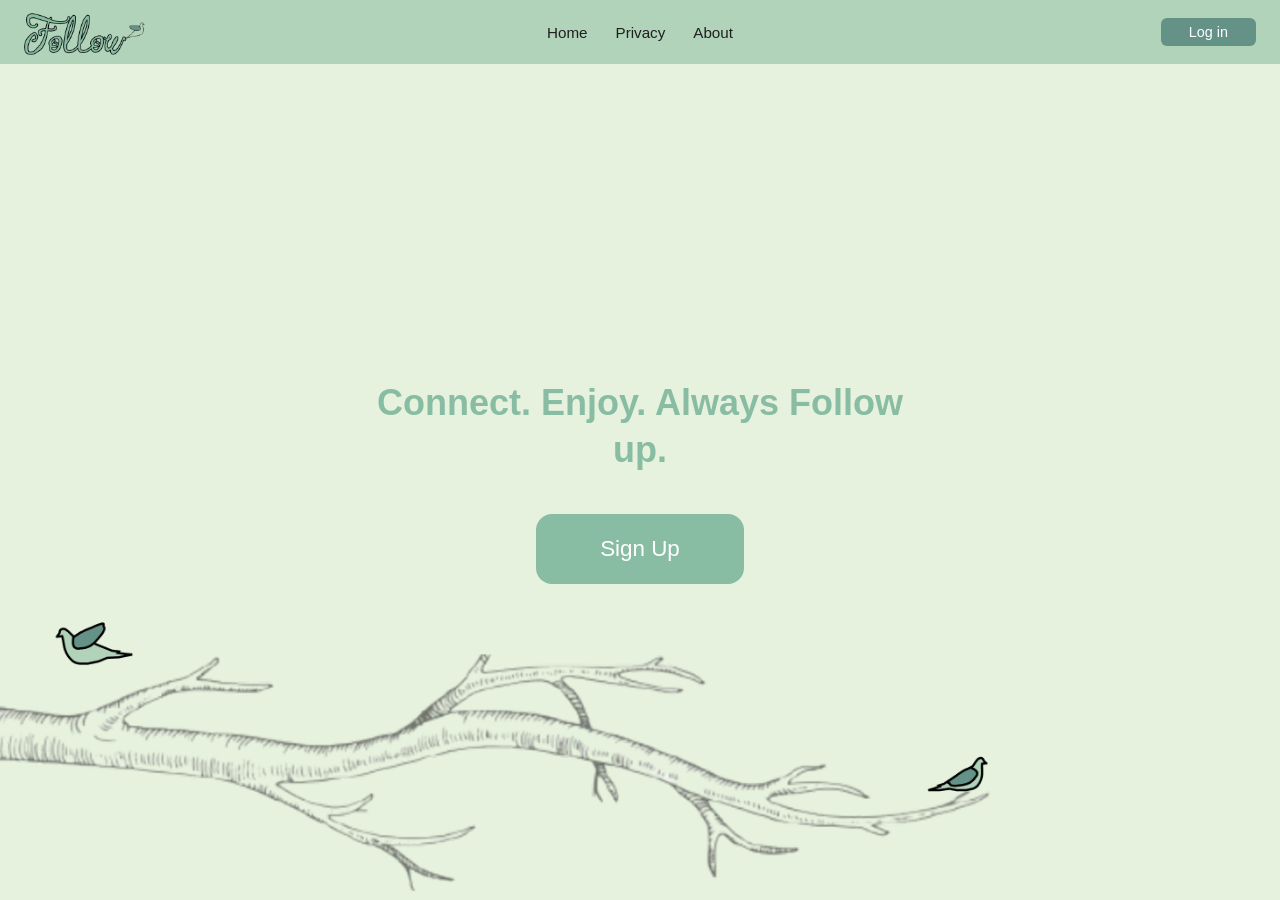
<file: frontend/index.html>
<!DOCTYPE html>
<html lang="en">
<head>
  <meta charset="UTF-8">
  <title>Contacts – Follow</title>
  <!-- This line is what connects the page to main.css.
       Without it, everything below would render as plain
       black-on-white unstyled text. -->
  <link rel="stylesheet" href="style.css">
</head>
<body>

  <!-- ===== HEADER: logo, nav links, logged-in user badge ===== -->
  <header class="site-header">
    <img class="logo" src="WebsiteLogo.png" alt="Company logo">
    <nav class="main-nav">
        <a href="index.html">Home</a>
        <a href="privacy.html">Privacy</a>
        <a href="about.html">About</a>
    </nav>
    <a class="login-btn" href="logIn.html">Log in</a>
  </header>

  <!-- ===== Hero section ===== -->

    <section class = "hero">
        <div class="hero-title">
            <h2> Connect. Enjoy. Always Follow up. </h2>
        </div>

        <a class="green-btn signup-btn" href="signUp.html">Sign Up</a>

        <div class="tree-branch">
            <img src="Group 1.png" alt="">
        </div>

</section>
</body>
</html>
</file>
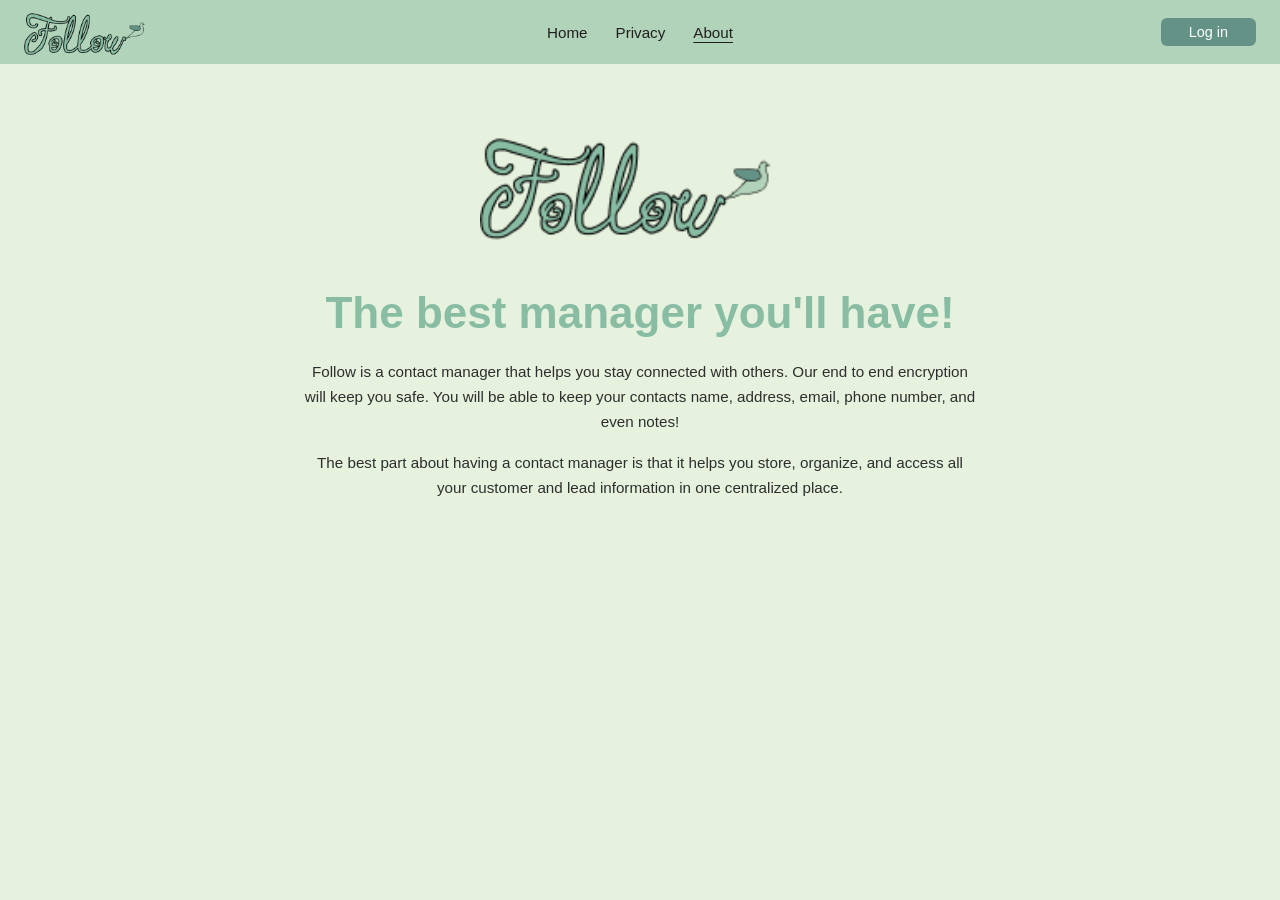
<file: frontend/about.html>
<!DOCTYPE html>
<html lang="en">
<head>
  <meta charset="UTF-8">
  <meta name="viewport" content="width=device-width, initial-scale=1">
  <title>About – Follow</title>
  <link rel="stylesheet" href="style.css">
</head>
<body>

  <header class="site-header">
    <img class="logo" src="WebsiteLogo.png" alt="Follow">
    <nav class="main-nav">
      <a href="index.html">Home</a>
      <a href="privacy.html">Privacy</a>
      <a href="about.html" aria-current="page">About</a>
    </nav>
    <a class="login-btn" href="logIn.html">Log in</a>
  </header>

  <main class="info-page">
    <img class="info-logo" src="WebsiteLogo.png" alt="Follow logo">

    <h3>The best manager you'll have!</h3>
    <p>
      Follow is a contact manager that helps you stay connected with others.
      Our end to end encryption will keep you safe. You will be able to keep your
      contacts name, address, email, phone number, and even notes!
    </p>
    <p>
      The best part about having a contact manager is that it helps you store,
      organize, and access all your customer and lead information in one centralized place.
    </p>
  </main>

</body>
</html>
</file>
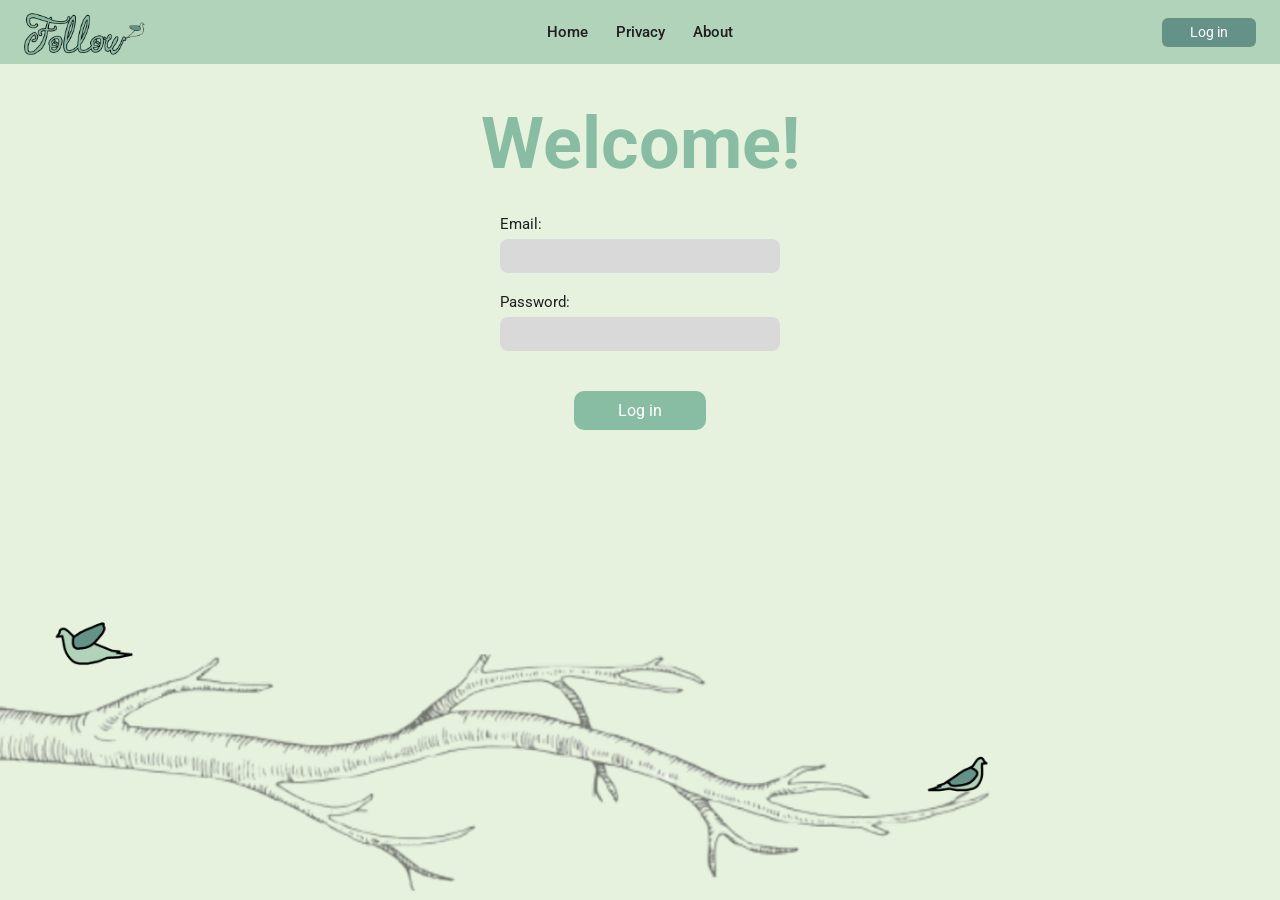
<file: frontend/contactsmain.html>
<!DOCTYPE html>
<html lang="en">
<head>
  <meta charset="UTF-8">
  <meta name="viewport" content="width=device-width, initial-scale=1">
  <title>Contacts – Follow</title>
  <link rel="stylesheet" href="style.css">
</head>
<body>

  <header class="site-header">
    <img class="logo" src="WebsiteLogo.png" alt="Company logo">
    <nav class="main-nav">
      <a href="contactsmain.html">Home</a>
      <a href="privacy.html">Privacy</a>
      <a href="about.html">About</a>
    </nav>
    <div class="header-actions">
      <span class="user-badge" id="user-name">Account</span>
      <a class="login-btn" href="#" onclick="logout(); return false;">Log out</a>
    </div>
  </header>

  <div class="page-body">
    <aside class="sidebar">
      <a class="sidebar-btn" href="create-contact.html">Create Contact</a>
      <a class="sidebar-btn" href="contactsmain.html">All Contacts</a>
      <a class="sidebar-btn" href="trashpage.html">Trash</a>
    </aside>

    <main class="content">
      <input class="search-bar" type="text" id="contact-search" placeholder="Search contacts...">
      <p id="list-message" class="empty-state" style="display:none; padding: 0 0 12px;" role="status"></p>

      <div class="contact-list" id="contact-list">
        <p class="empty-state" id="empty-state">
          You don't have any contacts yet. Click "Create Contact" to add one.
        </p>
      </div>

      <template id="contact-row-template">
        <a class="contact-row" href="userprofile.html">
          <div class="avatar"></div>
          <div>
            <div class="contact-name"></div>
            <div class="contact-phone"></div>
          </div>
        </a>
      </template>
    </main>
  </div>

  <script src="api.js"></script>
  <script>
    const listEl = document.getElementById('contact-list');
    const emptyEl = document.getElementById('empty-state');
    const template = document.getElementById('contact-row-template');
    const messageEl = document.getElementById('list-message');
    let searchTimer = null;

    function renderContacts(contacts) {
      listEl.querySelectorAll('.contact-row').forEach(function (row) {
        row.remove();
      });

      if (!contacts || contacts.length === 0) {
        emptyEl.style.display = 'block';
        emptyEl.textContent = document.getElementById('contact-search').value.trim()
          ? 'No contacts match your search.'
          : 'You don\'t have any contacts yet. Click "Create Contact" to add one.';
        return;
      }

      emptyEl.style.display = 'none';

      contacts.forEach(function (contact) {
        const node = template.content.cloneNode(true);
        const row = node.querySelector('.contact-row');
        const avatar = node.querySelector('.avatar');
        const nameEl = node.querySelector('.contact-name');
        const phoneEl = node.querySelector('.contact-phone');

        row.href = 'userprofile.html?id=' + encodeURIComponent(contact.id);
        avatar.textContent = initials(contact.first_name, contact.last_name);
        nameEl.textContent = (contact.first_name + ' ' + contact.last_name).trim();
        phoneEl.textContent = contact.phone || '';

        listEl.appendChild(node);
      });
    }

    async function loadAllContacts() {
      messageEl.style.display = 'none';
      try {
        const data = await apiPost('/list.php', {});
        if (data.status !== 'success') {
          if (isAuthError(data)) {
            requireLoginRedirect();
            return;
          }
          messageEl.style.display = 'block';
          showMessage(messageEl, data.message || 'Failed to load contacts', true);
          return;
        }
        renderContacts(data.contacts || []);
      } catch (err) {
        messageEl.style.display = 'block';
        showMessage(messageEl, err.message || 'Network error', true);
      }
    }

    async function searchContacts(term) {
      messageEl.style.display = 'none';
      try {
        const data = await apiGet('/search.php?q=' + encodeURIComponent(term));
        if (data.status !== 'success') {
          if (isAuthError(data)) {
            requireLoginRedirect();
            return;
          }
          messageEl.style.display = 'block';
          showMessage(messageEl, data.message || 'Search failed', true);
          return;
        }
        renderContacts(data.contacts || []);
      } catch (err) {
        messageEl.style.display = 'block';
        showMessage(messageEl, err.message || 'Network error', true);
      }
    }

    document.getElementById('contact-search').addEventListener('input', function (e) {
      const term = e.target.value.trim();
      clearTimeout(searchTimer);

      if (term === '') {
        loadAllContacts();
        return;
      }

      searchTimer = setTimeout(function () {
        searchContacts(term);
      }, 250);
    });

    if (requireAuth()) {
      setUserBadge();
      loadAllContacts();
    }
  </script>
</body>
</html>
</file>
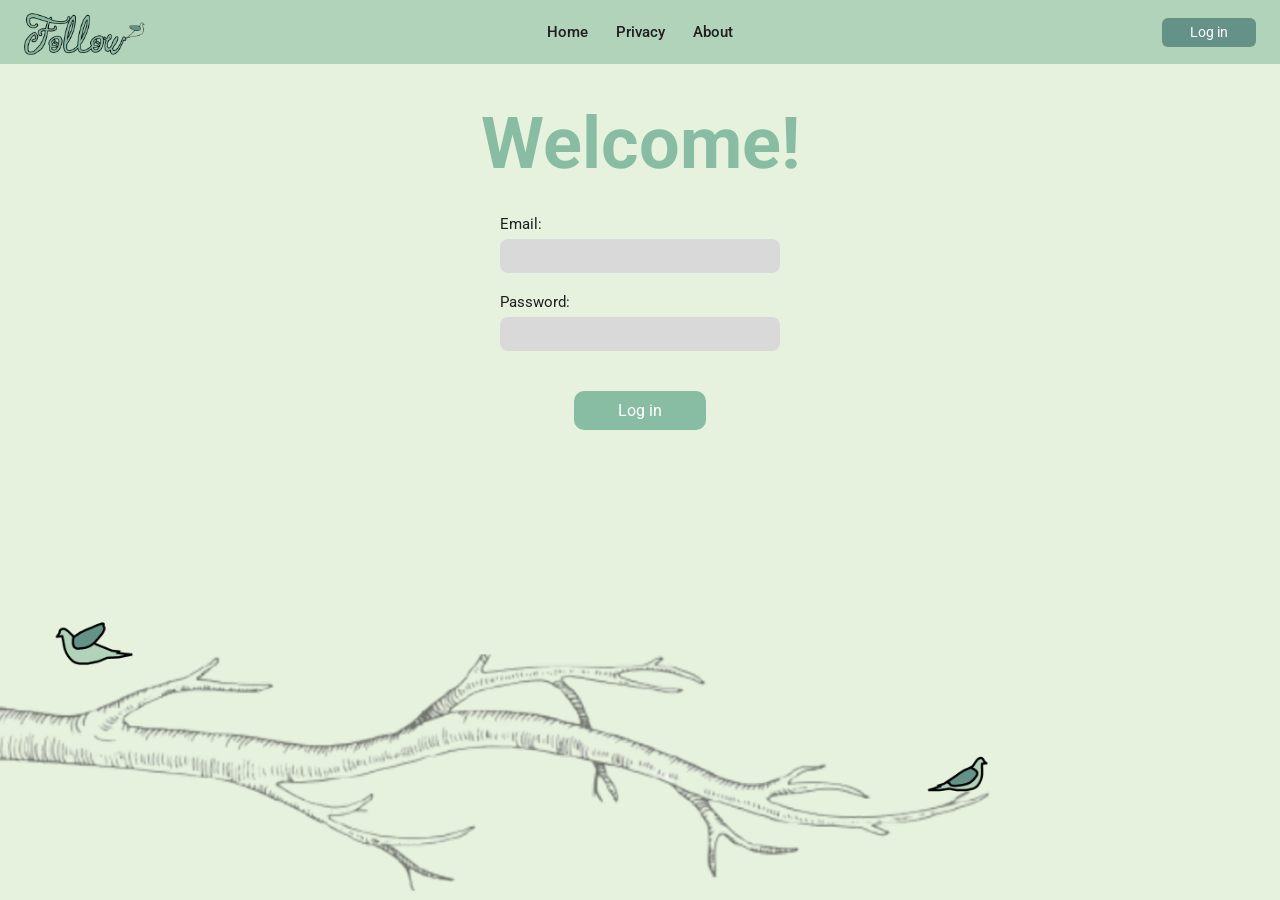
<file: frontend/create-contact.html>
<!DOCTYPE html>
<html lang="en">
<head>
  <meta charset="UTF-8">
  <meta name="viewport" content="width=device-width, initial-scale=1">
  <title>Create Contact – Follow</title>
  <link rel="stylesheet" href="style.css">
</head>
<body>

  <header class="site-header">
    <img class="logo" src="WebsiteLogo.png" alt="Company logo">
    <nav class="main-nav">
      <a href="contactsmain.html">Home</a>
      <a href="privacy.html">Privacy</a>
      <a href="about.html">About</a>
    </nav>
    <div class="header-actions">
      <span class="user-badge" id="user-name">Account</span>
      <a class="login-btn" href="#" onclick="logout(); return false;">Log out</a>
    </div>
  </header>

  <div class="page-body">
    <aside class="sidebar">
      <a class="sidebar-btn" href="create-contact.html">Create Contact</a>
      <a class="sidebar-btn" href="contactsmain.html">All Contacts</a>
      <a class="sidebar-btn" href="trashpage.html">Trash</a>
    </aside>

    <main class="content">
      <form id="create-form">
        <div class="form-toolbar">
          <button type="button" class="pill-btn" onclick="window.location.href='contactsmain.html'">Back</button>
          <button type="submit" class="pill-btn">Save</button>
        </div>

        <div class="avatar" id="new-contact-avatar" style="margin-bottom: 20px;"></div>

        <label for="first-name" class="visually-hidden">First name</label>
        <input class="text-input" type="text" id="first-name" name="first-name" placeholder="Enter First Name" required>

        <label for="last-name" class="visually-hidden">Last name</label>
        <input class="text-input" type="text" id="last-name" name="last-name" placeholder="Enter Last Name" required>

        <label for="phone" class="visually-hidden">Phone number</label>
        <input class="text-input" type="tel" id="phone" name="phone" placeholder="Enter Phone Number">

        <label for="email" class="visually-hidden">Email</label>
        <input class="text-input" type="email" id="email" name="email" placeholder="Enter Email">

        <p id="form-message" class="empty-state" style="padding: 8px 0;" role="status"></p>
      </form>
    </main>
  </div>

  <script src="api.js"></script>
  <script>
    if (!requireAuth()) {
      // Redirecting to login
    } else {
      setUserBadge();
    }

    const firstNameEl = document.getElementById('first-name');
    const lastNameEl = document.getElementById('last-name');
    const avatarEl = document.getElementById('new-contact-avatar');

    function updateAvatar() {
      avatarEl.textContent = initials(firstNameEl.value, lastNameEl.value);
    }

    firstNameEl.addEventListener('input', updateAvatar);
    lastNameEl.addEventListener('input', updateAvatar);

    document.getElementById('create-form').addEventListener('submit', async function (e) {
      e.preventDefault();
      if (!requireAuth()) return;

      const messageEl = document.getElementById('form-message');

      const body = {
        first_name: firstNameEl.value.trim(),
        last_name: lastNameEl.value.trim(),
        phone: document.getElementById('phone').value.trim(),
        email: document.getElementById('email').value.trim()
      };

      showMessage(messageEl, 'Saving…', false);

      try {
        const data = await apiPost('/add.php', body);
        if (data.status !== 'success') {
          if (isAuthError(data)) {
            requireLoginRedirect();
            return;
          }
          showMessage(messageEl, data.message || 'Failed to add contact', true);
          return;
        }

        window.location.href = 'contactsmain.html';
      } catch (err) {
        showMessage(messageEl, err.message || 'Network error', true);
      }
    });
  </script>
</body>
</html>
</file>
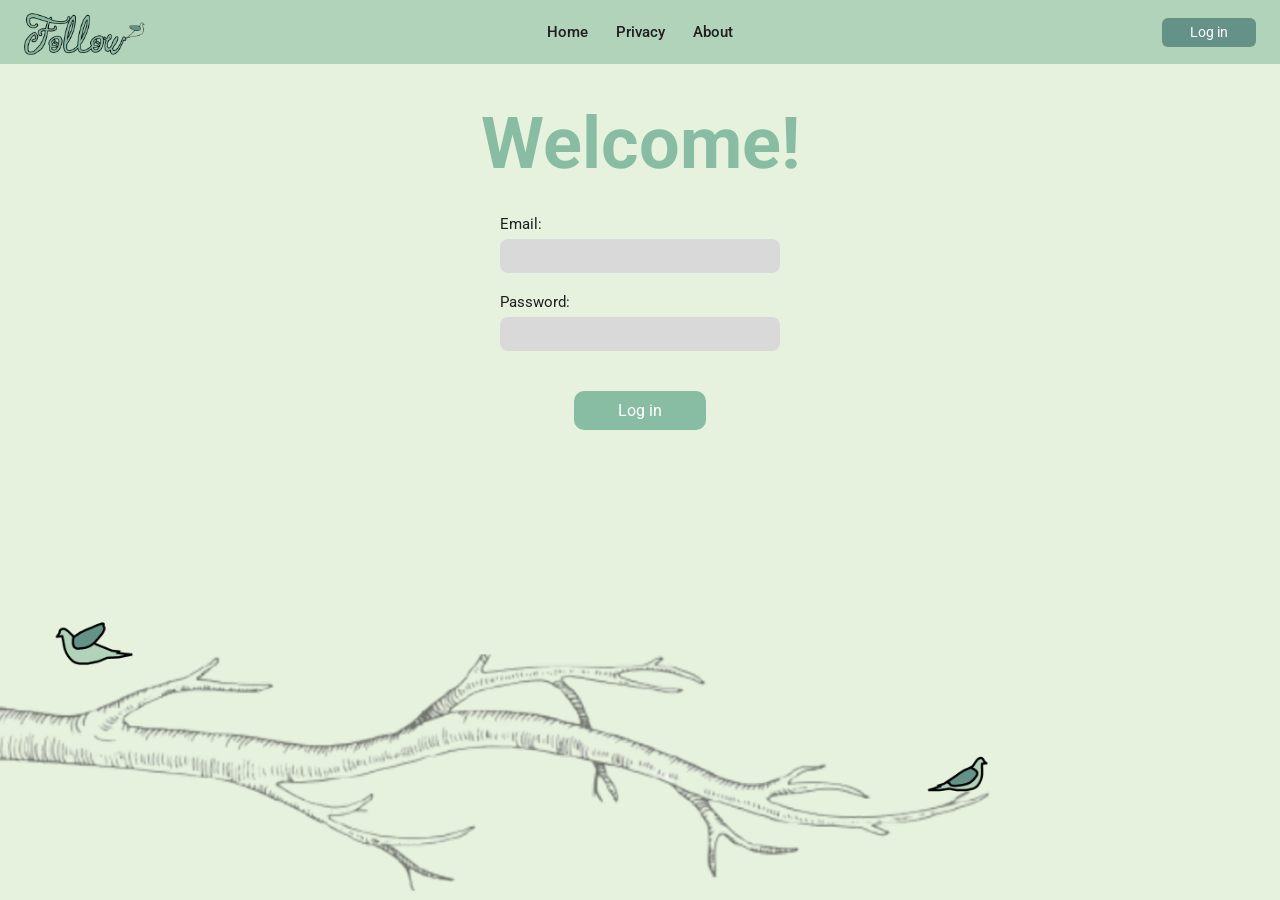
<file: frontend/logIn.html>
<!DOCTYPE html>
<html lang="en">
<head>
  <meta charset="UTF-8">
  <meta name="viewport" content="width=device-width, initial-scale=1">
  <link rel="preconnect" href="https://fonts.googleapis.com">
  <link rel="preconnect" href="https://fonts.gstatic.com" crossorigin>
  <link href="https://fonts.googleapis.com/css2?family=Roboto:wght@400;500;700&display=swap" rel="stylesheet">
  <link rel="stylesheet" href="style.css">
  <title>Log in – Follow</title>
</head>
<body>

  <header class="site-header">
    <img class="logo" src="WebsiteLogo.png" alt="Follow">
    <nav class="main-nav">
      <a href="index.html">Home</a>
      <a href="privacy.html">Privacy</a>
      <a href="about.html">About</a>
    </nav>
    <a class="login-btn" href="logIn.html">Log in</a>
  </header>

  <main class="auth-page">
    <h1 class="auth-title">Welcome!</h1>

    <form class="auth-form" id="login-form">
      <div class="form-field">
        <label for="email">Email:</label>
        <input type="email" id="email" name="email" autocomplete="email" required>
      </div>

      <div class="form-field">
        <label for="password">Password:</label>
        <input type="password" id="password" name="password" autocomplete="current-password" required>
      </div>

      <p id="form-message" class="requirements" role="status"></p>
      <button type="submit" class="green-btn auth-btn">Log in</button>
    </form>

    <div class="tree-branch">
      <img src="Group 1.png" alt="">
    </div>
  </main>

  <script src="api.js"></script>
  <script>
    document.getElementById('login-form').addEventListener('submit', async function (e) {
      e.preventDefault();
      const messageEl = document.getElementById('form-message');
      const email = document.getElementById('email').value.trim();
      const password = document.getElementById('password').value;

      showMessage(messageEl, 'Logging in…', false);

      try {
        const data = await apiPost('/login.php', { email, password });
        if (data.status !== 'success') {
          showMessage(messageEl, data.message || 'Login failed', true);
          return;
        }

        if (!data.token) {
          showMessage(messageEl, 'Login succeeded but no API token was returned. Deploy may be incomplete.', true);
          return;
        }

        setAuth(data.user_id, data.token, email);
        window.location.href = 'contactsmain.html';
      } catch (err) {
        showMessage(messageEl, err.message || 'Network error', true);
      }
    });
  </script>
</body>
</html>
</file>
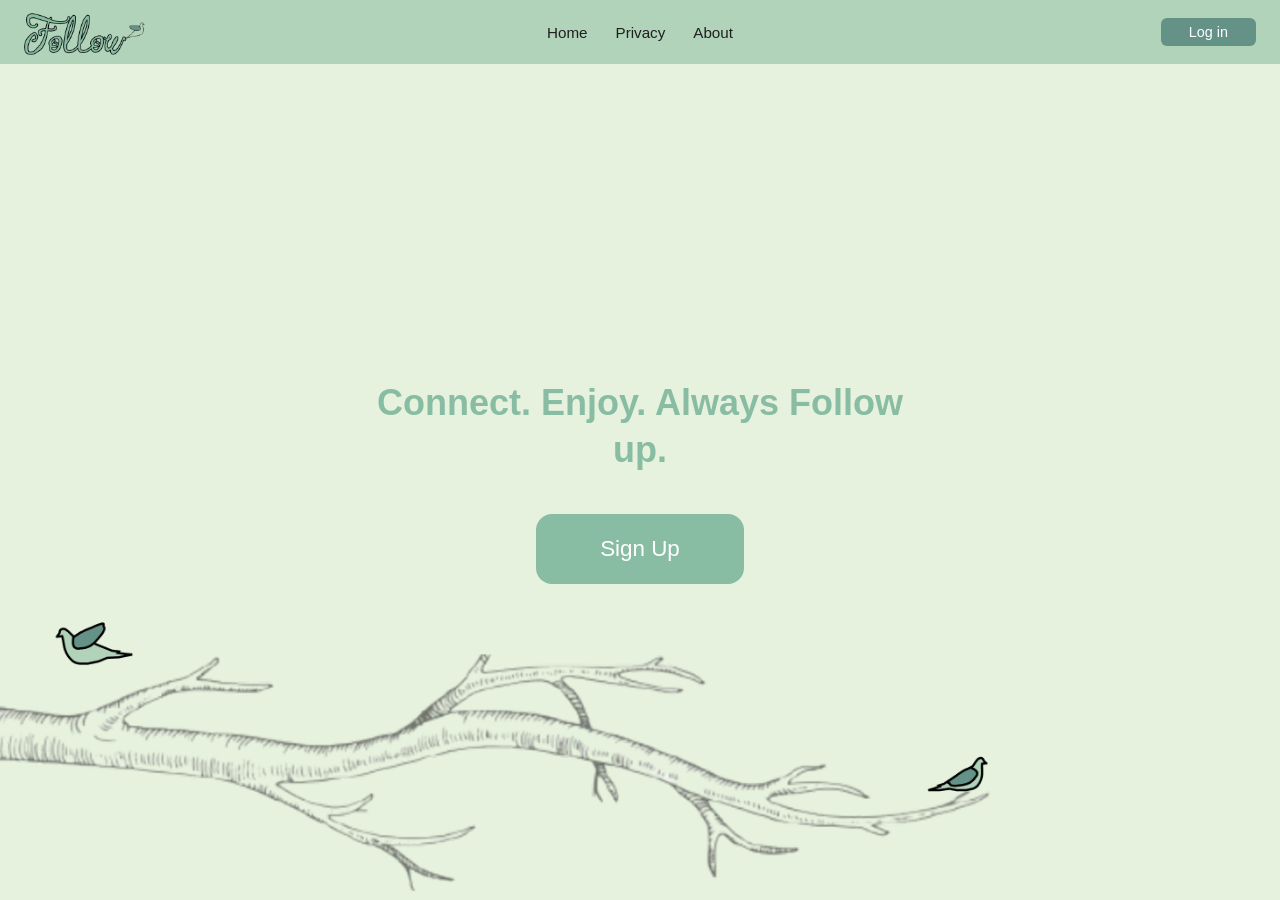
<file: frontend/main.html>
<!DOCTYPE html>
<html lang="en">
<head>
  <meta charset="UTF-8">
  <title>Contacts – Follow</title>
  <!-- This line is what connects the page to main.css.
       Without it, everything below would render as plain
       black-on-white unstyled text. -->
  <link rel="stylesheet" href="style.css">
</head>
<body>

  <!-- ===== HEADER: logo, nav links, logged-in user badge ===== -->
  <header class="site-header">
    <img class="logo" src="WebsiteLogo.png" alt="Company logo">
    <nav class="main-nav">
        <a href="main.html">Home</a>
        <a href="privacy.html">Privacy</a>
        <a href="about.html">About</a>
    </nav>
    <a class="login-btn" href="logIn.html">Log in</a>
  </header>

  <!-- ===== Hero section ===== -->

    <section class = "hero">
        <div class="hero-title">
            <h2> Connect. Enjoy. Always Follow up. </h2>
        </div>

        <a class="green-btn signup-btn" href="signUp.html">Sign Up</a>

        <div class="tree-branch">
            <img src="Group 1.png" alt="">
        </div>

</section>
</body>
</html>
</file>
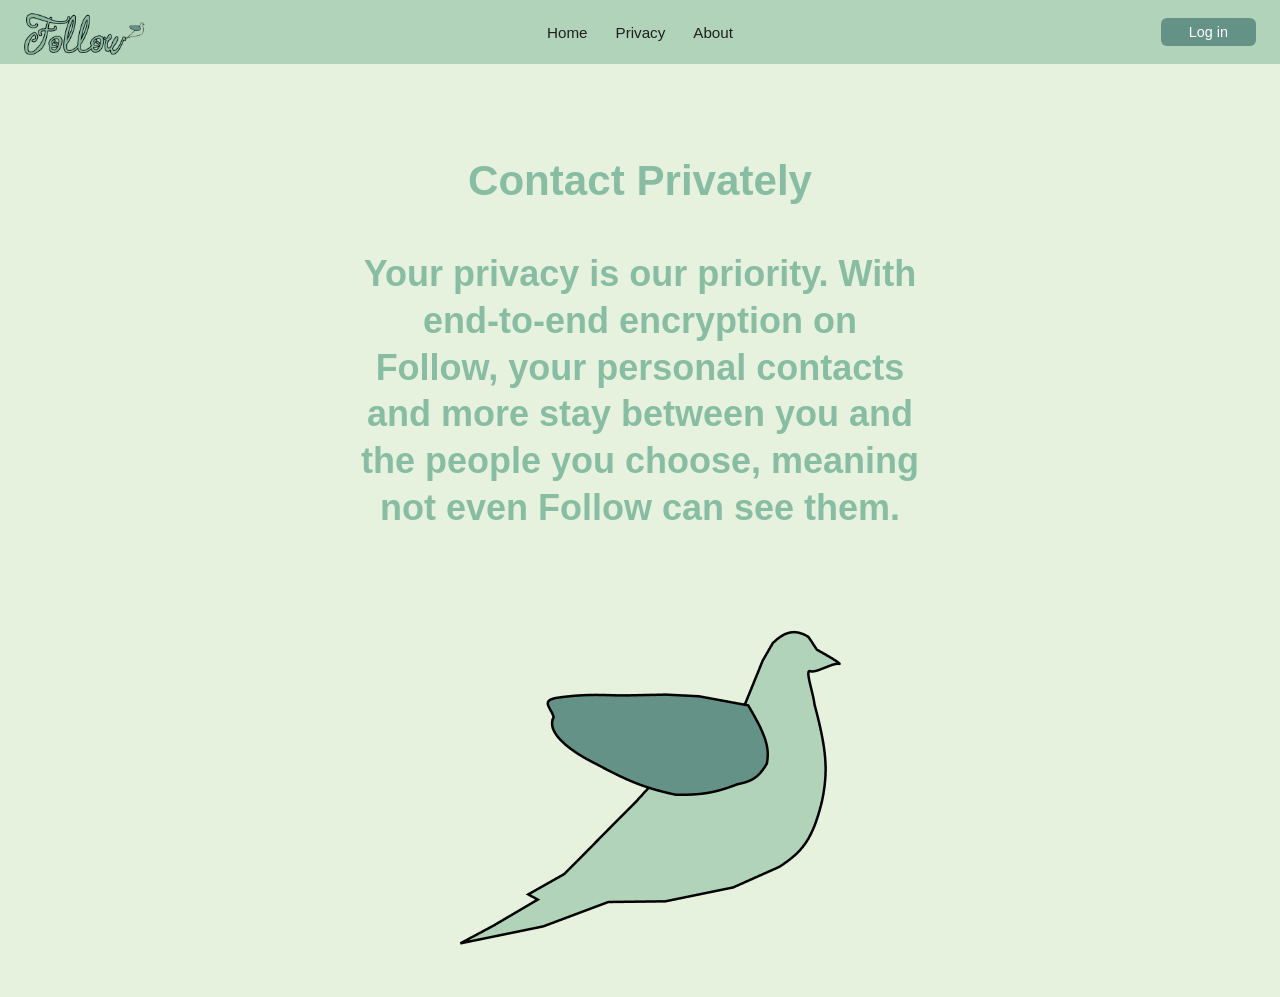
<file: frontend/privacy.html>
<!DOCTYPE html>
<html lang="en">
<head>
  <meta charset="UTF-8">
  <title>Contacts – Follow</title>
  <!-- This line is what connects the page to main.css.
       Without it, everything below would render as plain
       black-on-white unstyled text. -->
  <link rel="stylesheet" href="style.css">
</head>
<body>

  <!-- ===== HEADER: logo, nav links, logged-in user badge ===== -->
  <header class="site-header">
    <img class="logo" src="WebsiteLogo.png" alt="Company logo">
    <nav class="main-nav">
        <a href="index.html">Home</a>
        <a href="privacy.html">Privacy</a>
        <a href="about.html">About</a>
    </nav>
    <a class="login-btn" href="logIn.html">Log in</a>
  </header>

  <!-- ===== Hero section ===== -->

    <section class = "hero">
        <div class="hero-title">
            <h3> Contact Privately </h3>
            <p>Your privacy is our priority. With end-to-end encryption on Follow, 
            your personal contacts and more stay between you and the people you 
            choose, meaning not even Follow can see them.</p>
        </div>
 

        <div class="bird">
            <img src="Logo_bird_fly.png">
        </div>

</section>
</body>
</html>
</file>
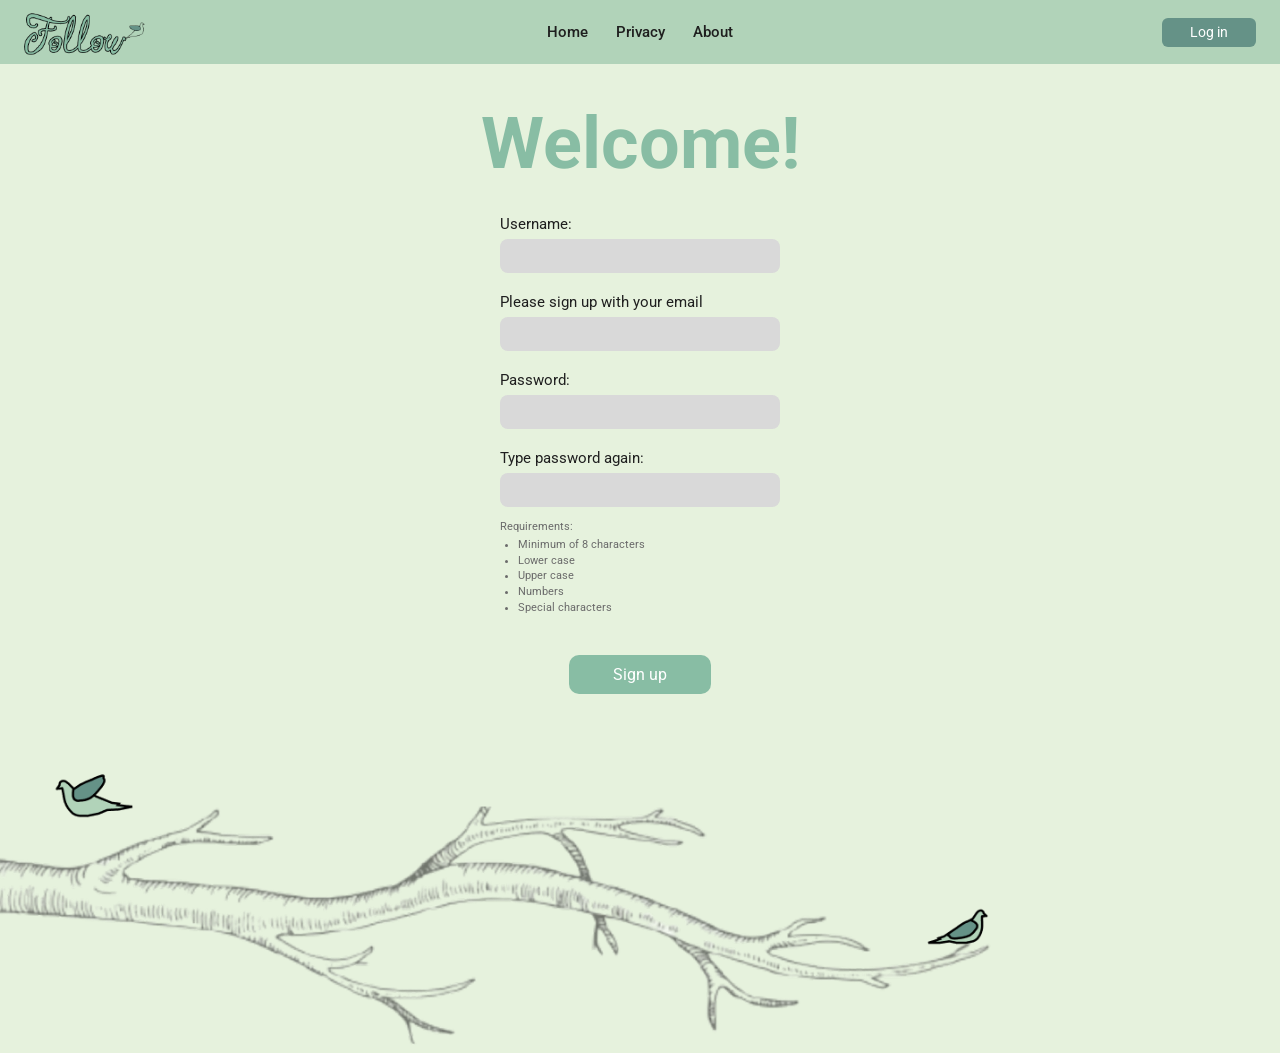
<file: frontend/signUp.html>
<!DOCTYPE html>
<html lang="en">
<head>
  <meta charset="UTF-8">
  <meta name="viewport" content="width=device-width, initial-scale=1">
  <link rel="preconnect" href="https://fonts.googleapis.com">
  <link rel="preconnect" href="https://fonts.gstatic.com" crossorigin>
  <link href="https://fonts.googleapis.com/css2?family=Roboto:wght@400;500;700&display=swap" rel="stylesheet">
  <link rel="stylesheet" href="style.css">
  <title>Sign up – Follow</title>
</head>
<body>

  <header class="site-header">
    <img class="logo" src="WebsiteLogo.png" alt="Follow">
    <nav class="main-nav">
      <a href="index.html">Home</a>
      <a href="privacy.html">Privacy</a>
      <a href="about.html">About</a>
    </nav>
    <a class="login-btn" href="logIn.html">Log in</a>
  </header>

  <main class="auth-page">
    <h1 class="auth-title">Welcome!</h1>

    <form class="auth-form" id="signup-form">
      <div class="form-field">
        <label for="username">Username:</label>
        <input type="text" id="username" name="username" autocomplete="username" required>
      </div>

      <div class="form-field">
        <label for="email">Please sign up with your email</label>
        <input type="email" id="email" name="email" autocomplete="email" required>
      </div>

      <div class="form-field">
        <label for="password">Password:</label>
        <input type="password" id="password" name="password"
               autocomplete="new-password" minlength="8" required
               pattern="(?=.*[a-z])(?=.*[A-Z])(?=.*[0-9])(?=.*[^A-Za-z0-9]).{8,}"
               title="At least 8 characters with a lower case letter, an upper case letter, a number and a special character"
               aria-describedby="password-rules">
      </div>

      <div class="form-field">
        <label for="password-again">Type password again:</label>
        <input type="password" id="password-again" name="password-again"
               autocomplete="new-password" required>
      </div>

      <div class="requirements" id="password-rules">
        Requirements:
        <ul>
          <li>Minimum of 8 characters</li>
          <li>Lower case</li>
          <li>Upper case</li>
          <li>Numbers</li>
          <li>Special characters</li>
        </ul>
      </div>

      <p id="form-message" class="requirements" role="status"></p>
      <button type="submit" class="green-btn auth-btn">Sign up</button>
    </form>

    <div class="tree-branch">
      <img src="Group 1.png" alt="">
    </div>
  </main>

  <script src="api.js"></script>
  <script>
    document.getElementById('signup-form').addEventListener('submit', async function (e) {
      e.preventDefault();
      const messageEl = document.getElementById('form-message');
      const username = document.getElementById('username').value.trim();
      const email = document.getElementById('email').value.trim();
      const password = document.getElementById('password').value;
      const passwordAgain = document.getElementById('password-again').value;

      if (password !== passwordAgain) {
        showMessage(messageEl, 'Passwords do not match', true);
        return;
      }

      showMessage(messageEl, 'Creating account…', false);

      try {
        const data = await apiPost('/register.php', { username, email, password });
        if (data.status !== 'success') {
          showMessage(messageEl, data.message || 'Sign up failed', true);
          return;
        }

        showMessage(messageEl, 'Account created! Redirecting to login…', false);
        setTimeout(function () {
          window.location.href = 'logIn.html';
        }, 800);
      } catch (err) {
        showMessage(messageEl, err.message || 'Network error', true);
      }
    });
  </script>
</body>
</html>
</file>
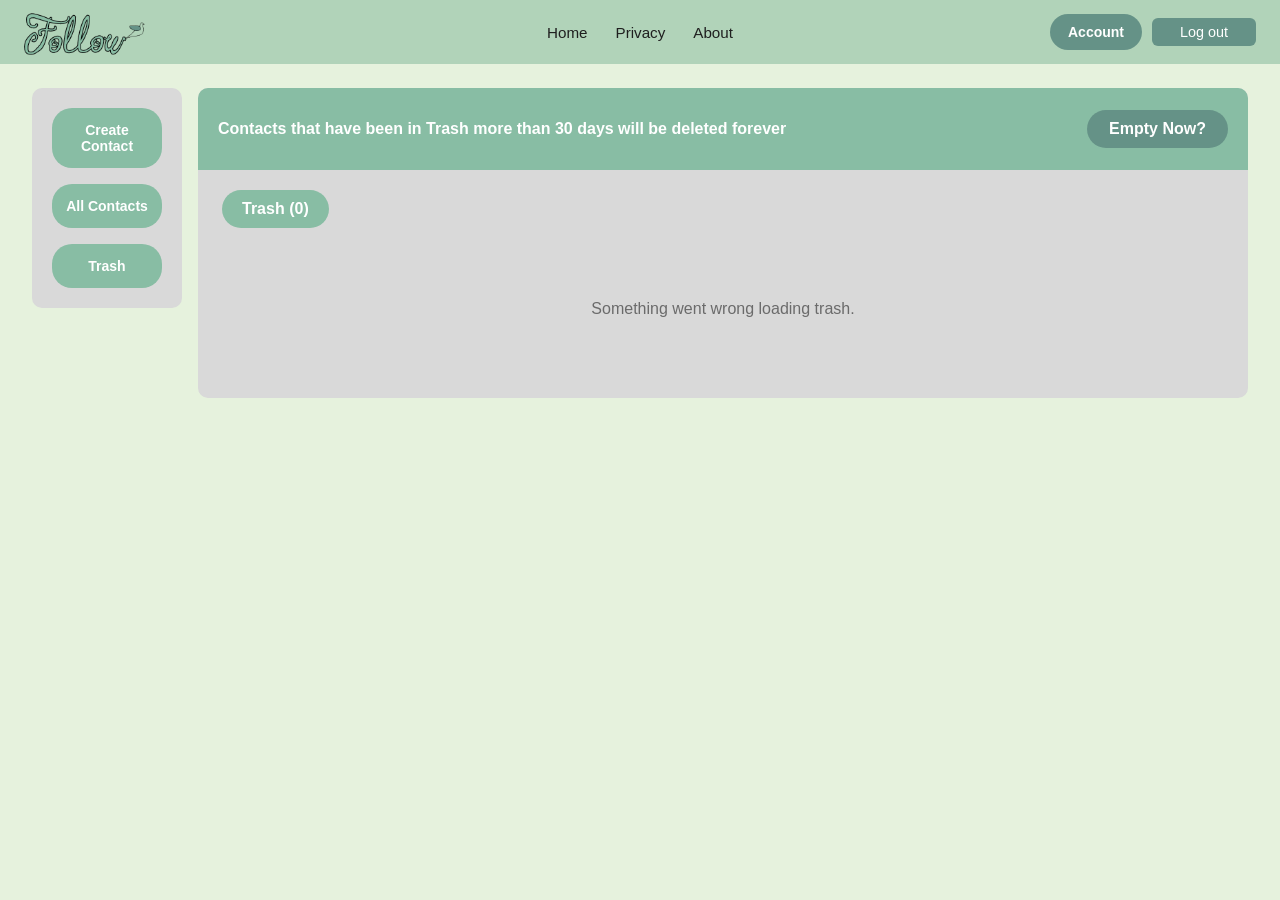
<file: frontend/trashpage.html>
<!DOCTYPE html>
<html lang="en">
<head>
  <meta charset="UTF-8">
  <title>Trash – Follow</title>
  <link rel="stylesheet" href="style.css">
</head>
<body>

  <header class="site-header">
    <img class="logo" src="WebsiteLogo.png" alt="Company logo">
    <nav class="main-nav">
      <a href="contactsmain.html">Home</a>
      <a href="#">Privacy</a>
      <a href="#">About</a>
    </nav>
    <!-- Hardcoded for now, but later JS will fill in with actual First and Last name. -->
    <div class="header-actions">
      <span class="user-badge" id="user-name">Account</span>
      <a class="login-btn" href="#" onclick="logout(); return false;">Log out</a>
    </div>
  </header>

  <div class="page-body">
    <aside class="sidebar">
      <a class="sidebar-btn" href="create-contact.html">Create Contact</a>
      <a class="sidebar-btn" href="contactsmain.html">All Contacts</a>
      <a class="sidebar-btn" href="trashpage.html">Trash</a>
    </aside>

    <main class="content">
      <div class="trash-banner">
        <p>Contacts that have been in Trash more than 30 days will be deleted forever</p>
        <!-- later JS: call an API to permanently delete everything in trash, with a confirm step -->
        <button type="button" class="pill-btn" id="empty-trash-btn">Empty Now?</button>
      </div>

      <div class="trash-tab">Trash (<span id="trash-count">0</span>)</div>

      <div class="contact-list" id="trash-list">
        <p class="empty-state" id="trash-empty-state">
          No deleted contacts.
        </p>
      </div>

      <template id="trash-row-template">
        <div class="contact-row trash-row">
          <div class="avatar"></div>
          <div>
            <div class="contact-name"></div>
            <div class="contact-phone"></div>
          </div>
        </div>
      </template>
    </main>
  </div>

<script src="api.js"></script>
<script>
setUserBadge();
document.getElementById('empty-trash-btn').addEventListener('click', async function () {
  const confirmed = confirm('Permanently delete all trashed contacts? This cannot be undone.');
  if (!confirmed) return;

  try {
    const data = await apiRequest('/empty-trash.php', { method: 'POST' });

    if (data.status === 'success') {
      const listEl = document.getElementById('trash-list');
      listEl.innerHTML = '';
      const emptyState = document.createElement('p');
      emptyState.className = 'empty-state';
      emptyState.id = 'trash-empty-state';
      emptyState.textContent = 'No deleted contacts.';
      listEl.appendChild(emptyState);
      document.getElementById('trash-count').textContent = '0';
    } else {
      alert(data.message || 'Failed to empty trash.');
    }
  } catch (err) {
    alert('Something went wrong connecting to the server.');
  }
});
async function loadTrash() {
  const listEl = document.getElementById('trash-list');
  const emptyState = document.getElementById('trash-empty-state');
  const countEl = document.getElementById('trash-count');
  const template = document.getElementById('trash-row-template');

  try {
    const data = await apiRequest('/trash-list.php', { method: 'GET' });

    if (data.status !== 'success' || !data.contacts || data.contacts.length === 0) {
      emptyState.style.display = 'block';
      countEl.textContent = '0';
      return;
    }

    emptyState.style.display = 'none';
    countEl.textContent = data.contacts.length;

    data.contacts.forEach(contact => {
      const clone = template.content.cloneNode(true);
      const initials = (contact.first_name[0] || '') + (contact.last_name[0] || '');
      clone.querySelector('.avatar').textContent = initials.toUpperCase();
      clone.querySelector('.contact-name').textContent = contact.first_name + ' ' + contact.last_name;
      clone.querySelector('.contact-phone').textContent = contact.phone || '';
      listEl.appendChild(clone);
    });
  } catch (err) {
    emptyState.textContent = 'Something went wrong loading trash.';
    emptyState.style.display = 'block';
  }
}

loadTrash();
</script>
</body>
</html>
</file>
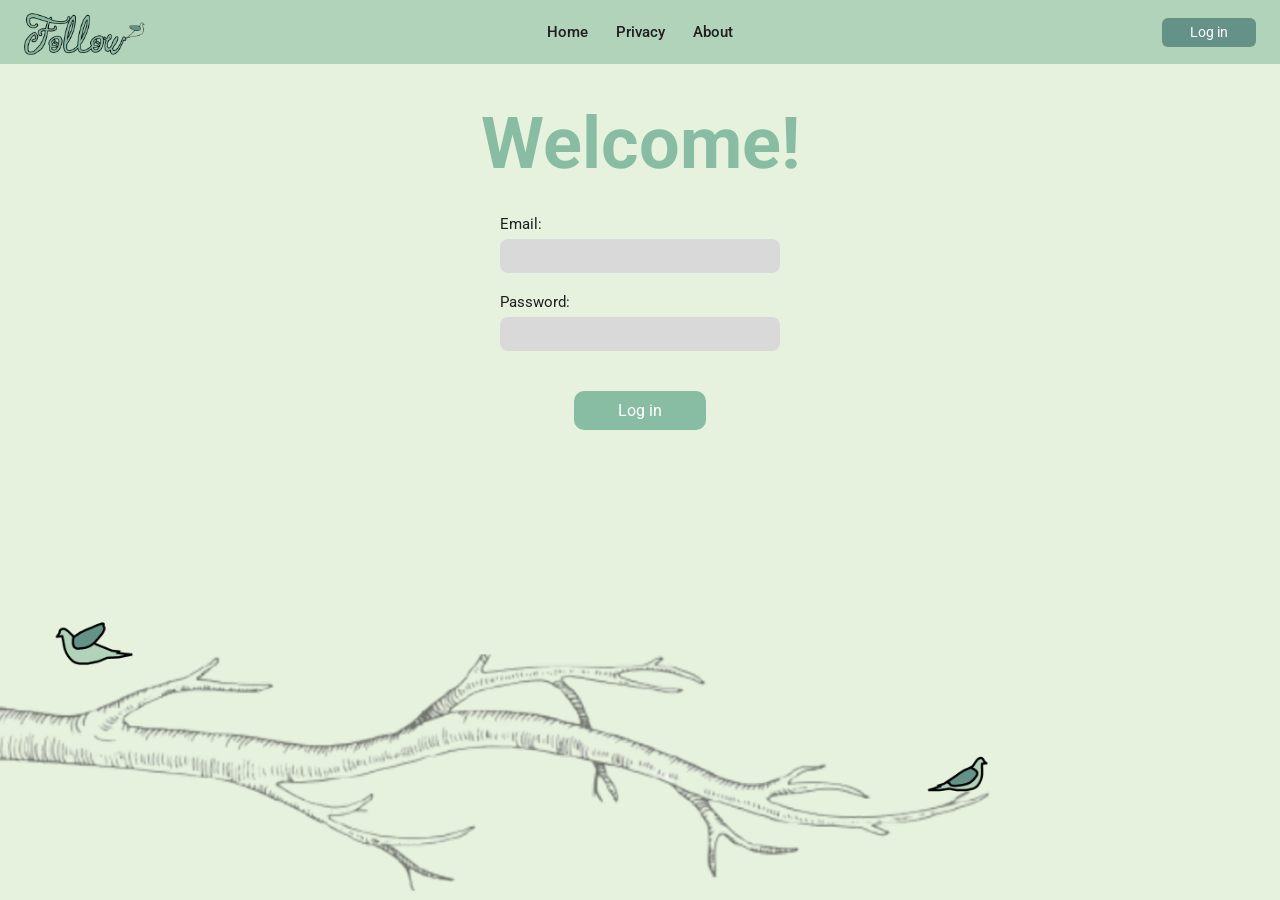
<file: frontend/userprofile.html>
<!DOCTYPE html>
<html lang="en">
<head>
  <meta charset="UTF-8">
  <meta name="viewport" content="width=device-width, initial-scale=1">
  <title>Contact Profile – Follow</title>
  <link rel="stylesheet" href="style.css">
</head>
<body>

  <header class="site-header">
    <img class="logo" src="WebsiteLogo.png" alt="Company logo">
    <nav class="main-nav">
      <a href="contactsmain.html">Home</a>
      <a href="privacy.html">Privacy</a>
      <a href="about.html">About</a>
    </nav>
    <div class="header-actions">
      <span class="user-badge" id="user-name">Account</span>
      <a class="login-btn" href="#" onclick="logout(); return false;">Log out</a>
    </div>
  </header>

  <div class="page-body">
    <aside class="sidebar">
      <a class="sidebar-btn" href="create-contact.html">Create Contact</a>
      <a class="sidebar-btn" href="contactsmain.html">All Contacts</a>
      <a class="sidebar-btn" href="trashpage.html">Trash</a>
    </aside>

    <main class="content">
      <form id="edit-form">
        <input type="hidden" id="contact-id" value="">

        <div class="profile-top">
          <div class="avatar" id="profile-avatar">?</div>
          <input class="text-input" type="tel" id="phone" name="phone" placeholder="Phone number" style="flex: 1; margin-bottom: 0;">
        </div>

        <div class="field-grid">
          <input class="text-input" type="text" id="first-name" name="first-name" placeholder="First name" required style="margin-bottom: 0;">
          <input class="text-input" type="text" id="last-name" name="last-name" placeholder="Last name" required style="margin-bottom: 0;">
        </div>

        <input class="text-input" type="email" id="email" name="email" placeholder="Email" style="margin-top: 16px;">

        <div class="action-row">
          <button type="submit" class="field-pill">Save</button>
          <button type="button" class="field-pill" id="delete-btn">Delete</button>
        </div>

        <p id="form-message" class="empty-state" style="padding: 12px 0;" role="status"></p>
      </form>
    </main>
  </div>

  <script src="api.js"></script>
  <script>
    if (!requireAuth()) {
      // Redirecting to login
    } else {
      setUserBadge();
    }

    const params = new URLSearchParams(window.location.search);
    const contactId = params.get('id');
    const messageEl = document.getElementById('form-message');
    const firstNameEl = document.getElementById('first-name');
    const lastNameEl = document.getElementById('last-name');
    const phoneEl = document.getElementById('phone');
    const emailEl = document.getElementById('email');
    const avatarEl = document.getElementById('profile-avatar');
    const idEl = document.getElementById('contact-id');

    function updateAvatar() {
      avatarEl.textContent = initials(firstNameEl.value, lastNameEl.value);
    }

    firstNameEl.addEventListener('input', updateAvatar);
    lastNameEl.addEventListener('input', updateAvatar);

    function fillForm(contact) {
      idEl.value = contact.id;
      firstNameEl.value = contact.first_name || '';
      lastNameEl.value = contact.last_name || '';
      phoneEl.value = contact.phone || '';
      emailEl.value = contact.email || '';
      updateAvatar();
    }

    async function loadContact() {
      if (!contactId) {
        showMessage(messageEl, 'No contact selected. Open one from All Contacts.', true);
        return;
      }

      try {
        const data = await apiPost('/list.php', {});
        if (data.status !== 'success') {
          if (isAuthError(data)) {
            requireLoginRedirect();
            return;
          }
          showMessage(messageEl, data.message || 'Failed to load contact', true);
          return;
        }

        const contact = (data.contacts || []).find(function (c) {
          return String(c.id) === String(contactId);
        });

        if (!contact) {
          showMessage(messageEl, 'Contact not found', true);
          return;
        }

        fillForm(contact);
      } catch (err) {
        showMessage(messageEl, err.message || 'Network error', true);
      }
    }

    document.getElementById('edit-form').addEventListener('submit', async function (e) {
      e.preventDefault();
      if (!requireAuth()) return;

      if (!idEl.value) {
        showMessage(messageEl, 'No contact loaded', true);
        return;
      }

      const body = {
        id: Number(idEl.value),
        first_name: firstNameEl.value.trim(),
        last_name: lastNameEl.value.trim(),
        phone: phoneEl.value.trim(),
        email: emailEl.value.trim()
      };

      showMessage(messageEl, 'Saving…', false);

      try {
        const data = await apiPost('/edit.php', body);
        if (data.status !== 'success') {
          if (isAuthError(data)) {
            requireLoginRedirect();
            return;
          }
          showMessage(messageEl, data.message || 'Failed to save', true);
          return;
        }

        showMessage(messageEl, 'Saved!', false);
      } catch (err) {
        showMessage(messageEl, err.message || 'Network error', true);
      }
    });

    document.getElementById('delete-btn').addEventListener('click', async function () {
      if (!requireAuth()) return;

      if (!idEl.value) {
        showMessage(messageEl, 'No contact loaded', true);
        return;
      }

      if (!confirm('Delete this contact?')) {
        return;
      }

      showMessage(messageEl, 'Deleting…', false);

      try {
        const data = await apiPost('/delete.php', { id: Number(idEl.value) });
        if (data.status !== 'success') {
          if (isAuthError(data)) {
            requireLoginRedirect();
            return;
          }
          showMessage(messageEl, data.message || 'Failed to delete', true);
          return;
        }

        window.location.href = 'contactsmain.html';
      } catch (err) {
        showMessage(messageEl, err.message || 'Network error', true);
      }
    });

    if (getToken()) {
      loadContact();
    }
  </script>
</body>
</html>
</file>
<file: frontend/style.css>
/* style.css — shared styles for ALL pages (public + dashboard) */
:root
{
  --header-green: #b1d3b9;
  --pill-green: #88bda4;
  --pill-green-dark: #659287;
  --page-bg: #e6f2dd;
  --input-gray: #d9d9d9;
  --panel-gray: #d9d9d9;
  --row-gray: #dcdcdc;
  --avatar-teal: #7fb08a;
  --white: #ffffff;
  --text-dark: #2e2e2e;
  --text-muted: #6b6b6b;
  --text-on-green: #1f1f1f;
  --radius: 10px;
  --gap: 16px;
  --header-height: 64px;
}
* { box-sizing: border-box; }

body
{
  margin: 0;
  font-family: "Roboto", "Segoe UI", Arial, sans-serif;
  background-color: var(--page-bg);
  color: var(--text-dark);
}
button { font: inherit; cursor: pointer; border: none; }
input { font: inherit; }

a:focus-visible,
button:focus-visible,
input:focus-visible
{
  outline: 3px solid var(--pill-green-dark);
  outline-offset: 2px;
}

/* ===== HEADER (every page) ===== */
.site-header {
  display: grid;
  grid-template-columns: 1fr auto 1fr;
  align-items: center;
  height: var(--header-height);
  background-color: var(--header-green);
  padding: 0 24px;
}
.site-header .logo,
.logo
{
  height: 60px;
  width: auto;
  justify-self: start;
}
.main-nav { display: flex; gap: 28px; }
.main-nav a
{
  color: var(--text-on-green);
  text-decoration: none;
  font-size: 0.95rem;
  font-weight: 500;
}
.main-nav a:hover,
.main-nav a[aria-current="page"]
{
  text-decoration: underline;
  text-underline-offset: 4px;
}
.login-btn
{
  justify-self: end;
  background-color: var(--pill-green-dark);
  color: var(--white);
  text-decoration: none;
  font-size: 0.9rem;
  padding: 6px 28px;
  border-radius: 6px;
}
.login-btn:hover { filter: brightness(1.08); }

.header-actions
{
  justify-self: end;
  display: flex;
  align-items: center;
  gap: 10px;
}

.user-badge
{
  background-color: var(--pill-green-dark);
  color: var(--white);
  padding: 10px 18px;
  border-radius: 20px;
  font-size: 14px;
  font-weight: 600;
  text-decoration: none;
  white-space: nowrap;
}

.header-actions .login-btn
{
  justify-self: auto;
  cursor: pointer;
}

/* ===== SHARED BUTTONS ===== */
.green-btn
{
  display: inline-block;
  background-color: var(--pill-green);
  color: var(--white);
  text-decoration: none;
  text-align: center;
  border-radius: 10px;
}
.green-btn:hover { filter: brightness(1.05); }

.tree-branch
{
  position: absolute;
  left: 0;
  bottom: 0;
  width: min(80%, 1100px);
  pointer-events: none;
  z-index: 0;
}
.tree-branch img { display: block; width: 100%; height: auto; }

/* ===== PUBLIC: HOME PAGE ===== */
.hero
{
  position: relative;
  min-height: calc(100vh - var(--header-height));
  padding: 48px 24px;
  display: flex;
  flex-direction: column;
  align-items: center;
  justify-content: center;
  text-align: center;
  overflow: hidden;
}
.hero-title
{
  position: relative;
  z-index: 1;
  margin: 0;
  max-width: 28ch;
  width: 100%;
  text-align: center;
  color: var(--pill-green);
  font-size: clamp(1.5rem, 4vw, 2.25rem);
  font-weight: 700;
  line-height: 1.3;
}
.hero-title h2
{
  margin: 0;
  font-size: inherit;
  font-weight: inherit;
  text-align: center;
}
.signup-btn
{
  position: relative;
  z-index: 1;
  margin-top: 40px;
  padding: 22px 64px;
  font-size: 1.4rem;
  border-radius: 16px;
}

/* ===== PUBLIC: LOGIN + SIGNUP ===== */
.auth-page
{
  position: relative;
  min-height: calc(100vh - var(--header-height));
  padding: 40px 24px 28vw;
  overflow: hidden;
}
.auth-title
{
  position: relative;
  z-index: 1;
  margin: 0 0 32px;
  text-align: center;
  color: var(--pill-green);
  font-size: clamp(2.5rem, 7vw, 4.5rem);
  font-weight: 700;
  line-height: 1.1;
}
.auth-form
{
  position: relative;
  z-index: 1;
  display: flex;
  flex-direction: column;
  gap: 20px;
  width: 100%;
  max-width: 280px;
  margin: 0 auto;
}
.form-field { display: flex; flex-direction: column; gap: 6px; }
.form-field label { font-size: 0.95rem; color: var(--text-on-green); }
.form-field input
{
  width: 100%;
  height: 34px;
  padding: 0 12px;
  background-color: var(--input-gray);
  border: 2px solid transparent;
  border-radius: 8px;
  color: var(--text-dark);
}
.form-field input:focus { border-color: var(--pill-green); outline: none; }
.requirements { margin: -8px 0 0; font-size: 0.7rem; color: var(--text-muted); line-height: 1.4; }
.requirements ul { margin: 2px 0 0; padding-left: 18px; }
.auth-btn { align-self: center; margin-top: 8px; padding: 10px 44px; font-size: 1rem; }

/* ===== PUBLIC: ABOUT + PRIVACY ===== */
.info-page
{
  display: flex;
  flex-direction: column;
  align-items: center;
  max-width: 720px;
  margin: 0 auto;
  padding: 48px 24px 64px;
}
.info-logo
{
  display: block;
  width: min(320px, 70%);
  height: auto;
  margin: 0 0 32px;
  border: none;
  outline: none;
  background: transparent;
}
.info-page h3
{
  margin: 0 0 20px;
  text-align: center;
  color: var(--pill-green);
  font-size: clamp(1.75rem, 5vw, 2.75rem);
  font-weight: 700;
  line-height: 1.15;
}
.info-page h4 { margin: 32px 0 8px; color: var(--pill-green-dark); font-size: 1.15rem; font-weight: 700; }
.info-page p,
.info-page li
{
  margin: 0 0 16px;
  width: 100%;
  font-size: 0.95rem;
  line-height: 1.65;
  color: var(--text-dark);
  text-align: center;
}

/* ===== DASHBOARD: PAGE LAYOUT ===== */
.page-body { display: flex; gap: var(--gap); padding: 24px 32px; }
.sidebar
{
  background-color: var(--panel-gray);
  border-radius: var(--radius);
  padding: 20px;
  width: 150px;
  display: flex;
  flex-direction: column;
  gap: 16px;
  align-self: flex-start;
}
.sidebar-btn
{
  background-color: var(--pill-green);
  color: var(--white);
  border-radius: 20px;
  padding: 14px 10px;
  text-align: center;
  font-size: 14px;
  font-weight: 600;
  text-decoration: none;
  display: block;
}
.content { background-color: var(--panel-gray); border-radius: var(--radius); padding: 24px; flex: 1; }

/* ===== DASHBOARD: CONTACTS LIST ===== */
.search-bar
{
  background-color: var(--row-gray);
  border: none;
  border-radius: 20px;
  padding: 14px 18px;
  width: 100%;
  margin-bottom: 20px;
}
.contact-list { display: flex; flex-direction: column; gap: 12px; }
.contact-row
{
  display: flex;
  align-items: center;
  gap: 14px;
  background-color: var(--row-gray);
  border-radius: var(--radius);
  padding: 12px 16px;
  text-decoration: none;
  color: inherit;
}
.avatar
{
  width: 40px;
  height: 40px;
  border-radius: 50%;
  background-color: var(--avatar-teal);
  flex-shrink: 0;
  display: flex;
  align-items: center;
  justify-content: center;
  color: var(--white);
  font-weight: 700;
  font-size: 14px;
}
.empty-state { text-align: center; color: var(--text-muted); padding: 40px 20px; }
.contact-name { font-weight: 600; }
.contact-phone { color: var(--text-muted); font-size: 14px; }

/* ===== DASHBOARD: CREATE CONTACT ===== */
.form-toolbar { display: flex; justify-content: space-between; margin-bottom: 20px; }
.pill-btn
{
  background-color: var(--pill-green-dark);
  color: var(--white);
  border-radius: 20px;
  padding: 10px 22px;
  font-weight: 600;
}
.visually-hidden
{
  position: absolute;
  width: 1px;
  height: 1px;
  overflow: hidden;
  clip: rect(0, 0, 0, 0);
}
.text-input
{
  display: block;
  width: 100%;
  background-color: var(--white);
  border: 1px solid #ccc;
  border-radius: var(--radius);
  padding: 14px 16px;
  margin-bottom: 16px;
}

/* ===== DASHBOARD: CONTACT PROFILE ===== */
.profile-top { display: flex; align-items: center; gap: 16px; margin-bottom: 24px; }
.profile-top .avatar { width: 56px; height: 56px; }
.field-grid { display: grid; grid-template-columns: 1fr 1fr; gap: 16px; margin-bottom: 24px; }
.field-pill
{
  background-color: var(--pill-green);
  color: var(--white);
  border-radius: 20px;
  padding: 14px 18px;
  text-align: center;
  font-weight: 600;
}
.action-row { display: grid; grid-template-columns: 1fr 1fr; gap: 16px; }
.action-row .field-pill { background-color: var(--pill-green-dark); }

/* ===== DASHBOARD: TRASH PAGE ===== */
.trash-banner
{
  display: flex;
  align-items: center;
  justify-content: space-between;
  gap: 16px;
  background-color: var(--pill-green);
  color: var(--white);
  font-weight: 600;
  text-align: center;
  padding: 16px 20px;
  margin: -24px -24px 20px -24px;
  border-radius: var(--radius) var(--radius) 0 0;
}
.trash-tab
{
  display: inline-block;
  background-color: var(--pill-green);
  color: var(--white);
  border-radius: 20px;
  padding: 10px 20px;
  font-weight: 600;
  margin-bottom: 16px;
}
.trash-row { background-color: var(--white); }

/* ===== SMALL SCREENS ===== */
@media (max-width: 600px)
{
  .site-header { grid-template-columns: 1fr auto; height: auto; padding: 12px 16px; row-gap: 8px; }
  .main-nav { grid-column: 1 / -1; grid-row: 2; justify-content: center; }
  .signup-btn { padding: 18px 48px; }
  .tree-branch { width: 100%; }
  .auth-page { padding-bottom: 40vw; }
}
</file>
